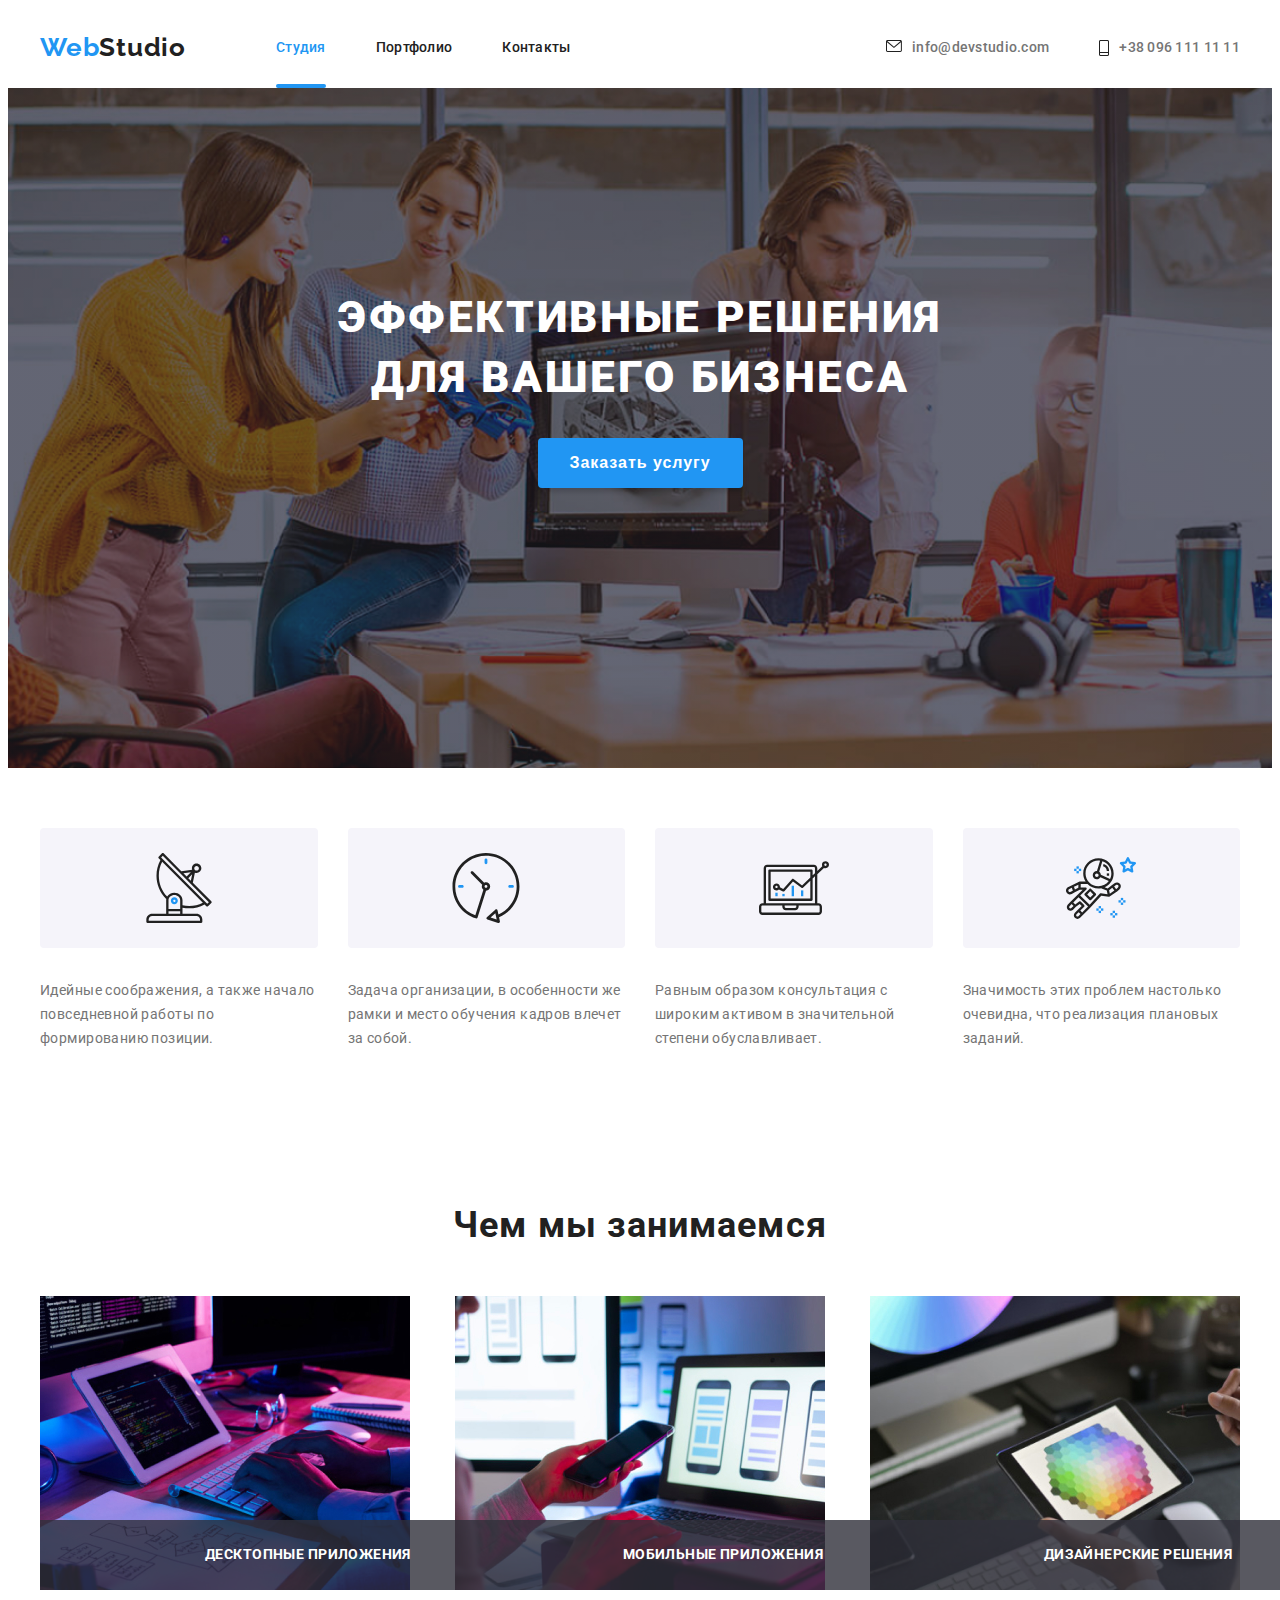
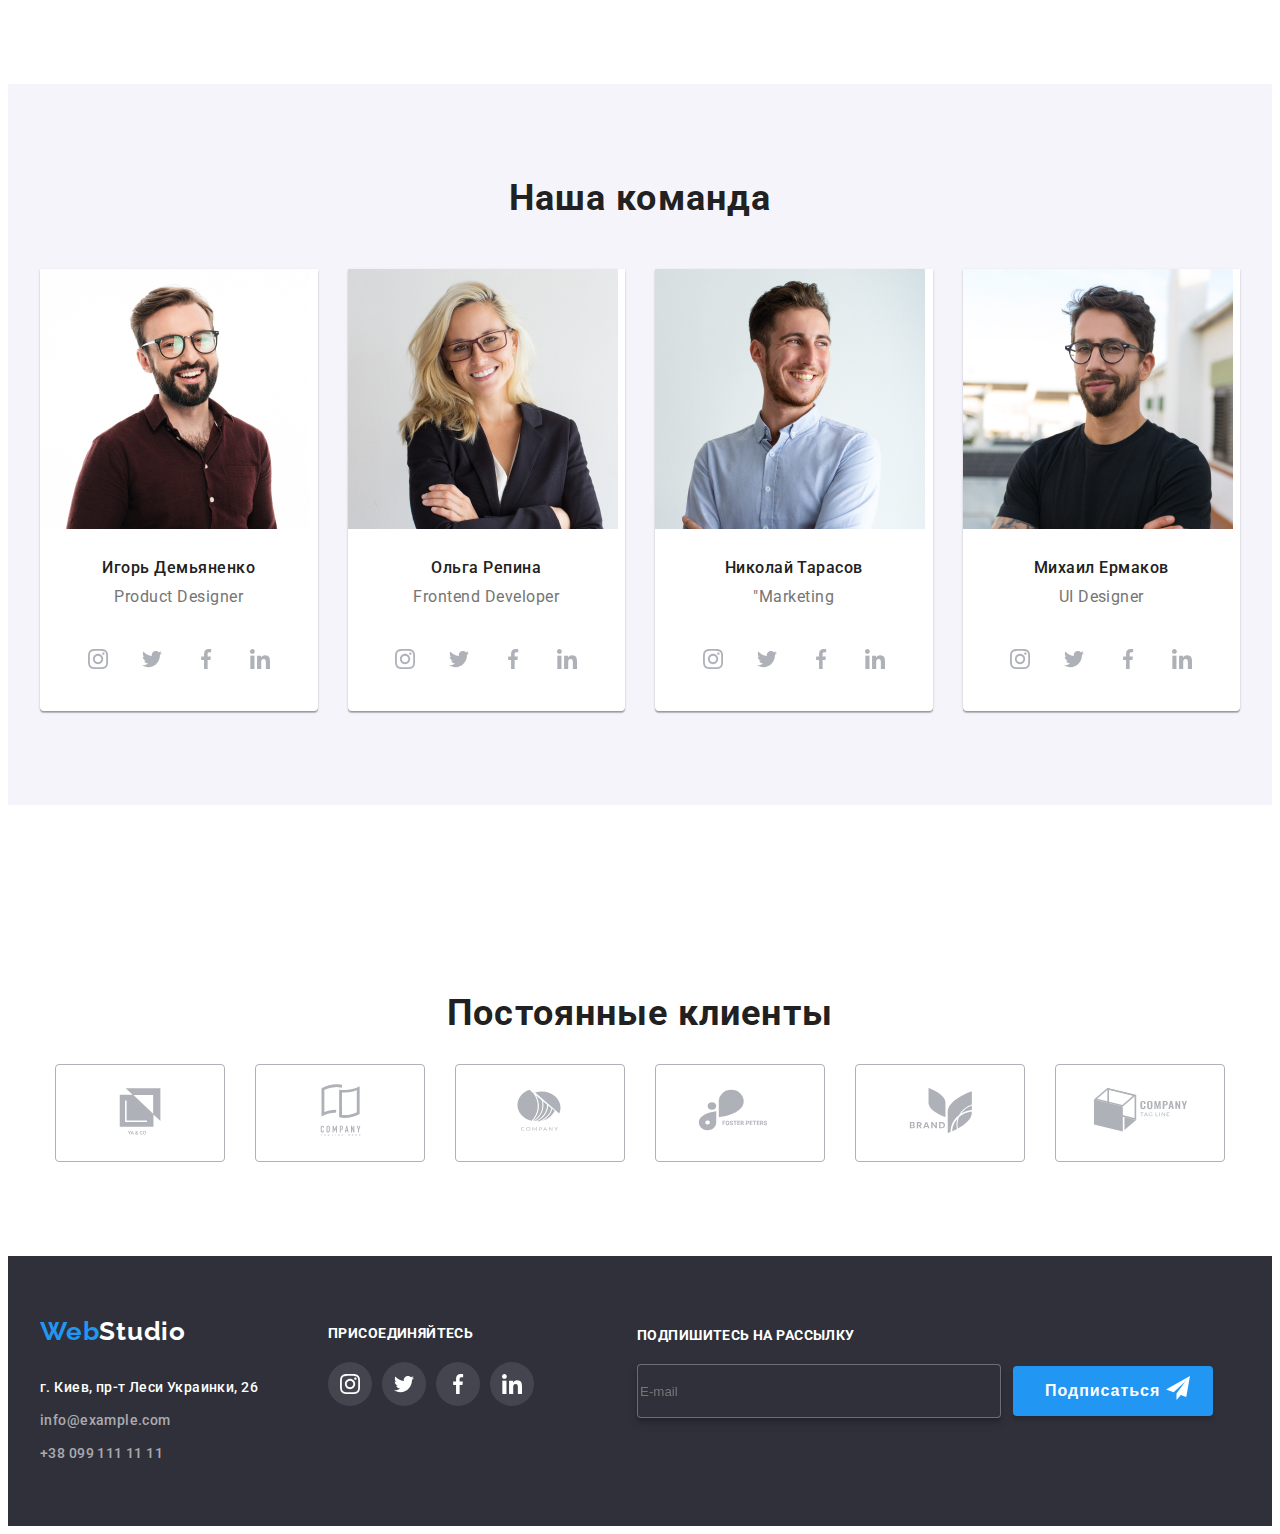
<file: index.html>
<!DOCTYPE html>
<html lang="ru">

<head>
  <meta charset="UTF-8" />
  <title>Document</title>
  <link rel="stylesheet" href="https://cdnjs.cloudflare.com/ajax/libs/modern-normalize/1.1.0/modern-normalize.min.css"
    integrity="sha512-wpPYUAdjBVSE4KJnH1VR1HeZfpl1ub8YT/NKx4PuQ5NmX2tKuGu6U/JRp5y+Y8XG2tV+wKQpNHVUX03MfMFn9Q=="
    crossorigin="anonymous" referrerpolicy="no-referrer" />
  <link href="https://fonts.googleapis.com/css2?family=Raleway:wght@700&family=Roboto:wght@400;500;700;900&display=swap"
    rel="stylesheet" />
  <link rel="stylesheet" href="https://cdnjs.cloudflare.com/ajax/libs/animate.css/4.1.1/animate.min.css" />
  <link rel="stylesheet" href="./css/styles.css" />
  <link rel="stylesheet" href="./css/main.css" />
  <meta name="viewport" content="width=device-width, initial-scale=1.0" />
</head>

<!---------------------ГОЛОВА------------------------->

<body>
  <header class="page-header">
    <div class="container main-nav">
      <nav class="logo">
        <a class="logo__header link" href="./index.html"><span class="logo__header-left">Web</span><span
            class="logo__header-right">Studio</span>
        </a>
        <ul class="site-nav list">
          <li class="site-nav__item"><a href="./index.html" class="site-nav__link link current">Студия</a></li>
          <li class="site-nav__item"><a href="./portfolio.html" class="site-nav__link link">Портфолио</a></li>
          <li class="site-nav__item"><a href="" class="site-nav__link link">Контакты</a></li>
        </ul>
      </nav>

      <ul class="site-nav__cont-nav list">
        <li class="cont-nav__item cont-nav__item--mail"><a href="mailto:info@devstudio.com" class="cont-nav__link link">
            <svg class="cont-nav__icon" width="16" height="12">
              <use href="./images/icons.svg#icon-envelope-hover">
              </use>
            </svg>info@devstudio.com</a></li>
        <li class="cont-nav__item cont-nav__item--tel"><a href="tel:+380961111111" class="cont-nav__link link">
            <svg class="cont-nav__icon" width="10" height="16">
              <use href="./images/icons.svg#icon-rel">
              </use>
            </svg>+38 096 111 11 11</a></li>
      </ul>

      <button type="button" class="open-menu-btn">
        <svg class="open-menu-btn__icon" width="40" height="40">
          <use href="./images/icons.svg#icon-menu">
          </use>
        </svg>
      </button>
    </div>

    <div class="mob-menu is-hidden">
      <div class="container">
        <div class="mob-menu-top">
          <button type="button" class="close-menu-btn">
            <svg class="close-menu-btn__icon" width="40" height="40">
              <use href="./images/icons.svg#icon-close">
              </use>
            </svg>
          </button>
          <ul class="mob-menu__list list">
            <li class="mob-menu__item"><a href="./index.html" class="mob-menu__link link current">Студия</a></li>
            <li class="mob-menu__item"><a href="./portfolio.html" class="mob-menu__link link">Портфолио</a></li>
            <li class="mob-menu__item"><a href="" class="mob-menu__link link">Контакты</a></li>
          </ul>
        </div>

        <div class="mob-menu-bottom">
          <ul class="mob-menu__cont list">
            <li class="mob-menu__item"><a href="tel:+380961111111" class="mob-menu__tel link">
                +38 096 111 11 11</a></li>
            <li class="mob-menu__item"><a href="mailto:info@devstudio.com" class="mob-menu__mail link">
                info@devstudio.com</a></li </ul>
            <ul class="mob-menu-soc list">
              <li class="mob-menu-soc__item"><a href="" class="mob-menu-soc__link link">
                  Instagram</a></li>
              <li class="mob-menu-soc__item"><a href="" class="mob-menu-soc__link link">
                  Twitter</a></li>
              <li class="mob-menu-soc__item"><a href="" class="mob-menu-soc__link link">
                  Facebook</a></li>
              <li class="mob-menu-soc__item"><a href="" class="mob-menu-soc__link link">
                  LinkedIn</a></li>
            </ul>
        </div>
      </div>
    </div>
  </header>

  <!------------------ХИРО с кнопокой---------------------->

  <main>
    <section class="hero">
      <div class="container">

        <h1 class="hero__title">
          Эффективные решения <br />
          для вашего бизнеса
        </h1>
        <button class="hero__btn" type="button" data-modal-open>Заказать услугу</button>
      </div>
    </section>

    <!------------------НАШИ ПРЕИМУЩЕСТВА------------>

    <section class="benefits">
      <div class="container">
        <h2 class="benefits__title">Наши преимущества</h2>
        <ul class="list benefits__list">
          <li class="benefits__item">
            <div class="benefits__text-icon">
              <svg class="benefits-icon" width="70" height="70">
                <use href="./images/icons.svg#icon-antenna1"></use>
              </svg>
            </div>
            <h3 class="benefits__title">Внимание к деталям</h3>
            <p class="benefits__text">
              Идейные соображения, а также начало повседневной работы по
              формированию позиции.
            </p>
          </li>
          <li class="benefits__item">
            <div class="benefits__text-icon">
              <svg class="benefits__icon" width="70" height="70">
                <use href="./images/icons.svg#icon-clock"></use>
              </svg>
            </div>
            <h3 class="benefits__title">Пунктуальность</h3>
            <p class="benefits__text">
              Задача организации, в особенности же рамки и место обучения
              кадров влечет за собой.
            </p>
          </li>
          <li class="benefits__item">
            <div class="benefits__text-icon">
              <svg class="benefits-icon" width="70" height="70">
                <use href="./images/icons.svg#icon-diagram1"></use>
              </svg>
            </div>
            <h3 class="benefits__title">Планирование</h3>
            <p class="benefits__text">
              Равным образом консультация с широким активом в значительной
              степени обуславливает.
            </p>
          </li>
          <li class="benefits__item">
            <div class="benefits__text-icon">
              <svg class="benefits__icon" width="70" height="70">
                <use href="./images/icons.svg#icon-astronaut1"></use>
              </svg>
            </div>
            <h3 class="benefits__title">Современные технологии</h3>
            <p class="benefits__text">
              Значимость этих проблем настолько очевидна, что реализация
              плановых заданий.
            </p>
          </li>
        </ul>
      </div>
    </section>

    <!--------------ЧЕМ МЫ ЗАНИМАЕМСЯ------------->

    <section class="subject">
      <div class="container">
        <h2 class="subject__title">Чем мы занимаемся</h2>
        <li class="list subject__works">
          <div class="subject__wrapp">
            <img src="./images/img.jpg" alt="work work at destop" width="370" height="294" />
            <p class="subject__work-text">
              Десктопные приложения
            </p>
          </div>
          <div class="subject__wrapp">
            <img src="./images/img(1).jpg" alt="work at laptop" width="370" height="294" />
            <p class="subject__work-text">
              Мобильные приложения
            </p>
          </div>
          <div class="subject__wrapp">
            <img src="./images/img(2).jpg" alt="work at tablet" width="370" height="294" />
            <p class="subject__work-text">
              Дизайнерские решения
            </p>
          </div>
        </li>
      </div>
    </section>

    <!-------------------Команда-------------->

    <section class="command">
      <div class="container">
        <h2 class="command__title">Наша команда</h2>
        <ul class="list command-list">
          <li class="command-list__item">
            <picture>
              <source srcset="
            ./images/comand/desk/comand.jpg 1x,
            ./images/comand/desk/comand-2x.jpg2x
            " media="(min-width: 1200px)">
              <source srcset="
            ./images/comand/tabl//comand-tabl.jpg 1x,
            ./images/comand//tabl/comand-tabl-2x.jpg2x
            " media="(min-width: 768px)">
              <source srcset="
            ./images/comand/mob/comand-mob.jpg 1x,
            ./images/comand/mob/comand-mob-2x.jpg2x
            " media="(min-width: 320px)">
              <img src="./images/1.jpg" alt="Igor Demiyanenko" />
            </picture>
            <h3 class="command-list__name">Игорь Демьяненко</h3>
            <p class="command-list__text">Product Designer</p>
            <ul class="comand-social__list list">
              <li class="comand-social__item">
                <a href="https://www.instagram.com" target="_blank" class="comand-social__link">
                  <svg class="comand-social__icon" width="20" height="20">
                    <use href="./images/icons.svg#icon-instagram"></use>
                  </svg>
                </a>
              </li>
              <li class="comand-social__item">
                <a href="https://twitter.com" target="_blank" class="comand-social__link">
                  <svg class="comand-social__icon" width="20" height="20">
                    <use href="./images/icons.svg#icon-twitter"></use>
                  </svg>
                </a>
              </li>
              <li class="comand-social__item">
                <a href="https://facebook.com" target="_blank" class="comand-social__link"><svg
                    class="comand-social__icon" width="20" height="20">
                    <use href="./images/icons.svg#icon-facebook"></use>
                  </svg>
                </a>
              </li>
              <li class="comand-social__item">
                <a href="https://linkedin.com" target="_blank" class="comand-social__link"><svg
                    class="comand-social__icon" width="20" height="20">
                    <use href="./images/icons.svg#icon-linkedin"></use>
                  </svg>
                </a>
              </li>
            </ul>
          </li>
          <li class="command-list__item">
            <picture>
              <source srcset="
              ./images/comand/desk/comand1.jpg 1x,
              ./images/comand/desk/comand1-2x.jpg2x
              " media="(min-width: 1200px)">
              <source srcset="
              ./images/comand/tabl//comand1-tabl.jpg 1x,
              ./images/comand//tabl/comand1-tabl-2x.jpg2x
              " media="(min-width: 768px)">
              <source srcset="
              ./images/comand/mob/comand1-mob.jpg 1x,
              ./images/comand/mob/comand1-mob-2x.jpg2x
              " media="(min-width: 320px)">
              <img src="./images/2.jpg" alt="Olga Repina" />
            </picture>
            <h3 class="command-list__name">Ольга Репина</h3>
            <p class="command-list__text">Frontend Developer</p>
            <ul class="comand-social__list list">
              <li class="comand-social__item">
                <a href="https://www.instagram.com" target="_blank" class="comand-social__link">
                  <svg class="comand-social__icon" width="20" height="20">
                    <use href="./images/icons.svg#icon-instagram"></use>
                  </svg>
                </a>
              </li>
              <li class="comand-social__item">
                <a href="https://twitter.com" target="_blank" class="comand-social__link">
                  <svg class="comand-social__icon" width="20" height="20">
                    <use href="./images/icons.svg#icon-twitter"></use>
                  </svg>
                </a>
              </li>
              <li class="comand-social__item">
                <a href="https://facebook.com" target="_blank" class="comand-social__link"><svg
                    class="comand-social__icon" width="20" height="20">
                    <use href="./images/icons.svg#icon-facebook"></use>
                  </svg>
                </a>
              </li>
              <li class="comand-social__item">
                <a href="https://linkedin.com" target="_blank" class="comand-social__link"><svg
                    class="comand-social__icon" width="20" height="20">
                    <use href="./images/icons.svg#icon-linkedin"></use>
                  </svg>
                </a>
              </li>
            </ul>
          </li>
          <li class="command-list__item">
            <picture>
              <source srcset="
              ./images/comand/desk/comand2.jpg 1x,
              ./images/comand/desk/comand2-2x.jpg2x
              " media="(min-width: 1200px)">
              <source srcset="
              ./images/comand/tabl//comand2-tabl.jpg 1x,
              ./images/comand//tabl/comand2-tabl-2x.jpg2x
              " media="(min-width: 768px)">
              <source srcset="
              ./images/comand/mob/comand2-mob.jpg 1x,
              ./images/comand/mob/comand2-mob-2x.jpg2x
              " media="(min-width: 320px)">
              <img src="./images/3.jpg" alt="Nikolay Tarasov" />
            </picture>
            <h3 class="command-list__name">Николай Тарасов</h3>
            <p class="command-list__text">"Marketing</p>
            <ul class="comand-social__list list">
              <li class="comand-social__item">
                <a href="https://www.instagram.com" target="_blank" class="comand-social__link">
                  <svg class="comand-social__icon" width="20" height="20">
                    <use href="./images/icons.svg#icon-instagram"></use>
                  </svg>
                </a>
              </li>
              <li class="comand-social__item">
                <a href="https://twitter.com" target="_blank" class="comand-social__link">
                  <svg class="comand-social__icon" width="20" height="20">
                    <use href="./images/icons.svg#icon-twitter"></use>
                  </svg>
                </a>
              </li>
              <li class="comand-social__item">
                <a href="https://facebook.com" target="_blank" class="comand-social__link"><svg
                    class="comand-social__icon" width="20" height="20">
                    <use href="./images/icons.svg#icon-facebook"></use>
                  </svg>
                </a>
              </li>
              <li class="comand-social__item">
                <a href="https://linkedin.com" target="_blank" class="comand-social__link"><svg
                    class="comand-social__icon" width="20" height="20">
                    <use href="./images/icons.svg#icon-linkedin"></use>
                  </svg>
                </a>
              </li>
            </ul>
          </li>
          <li class="command-list__item">
            <picture>
              <source srcset="
              ./images/comand/desk/comand3.jpg 1x,
              ./images/comand/desk/comand3-2x.jpg2x
              " media="(min-width: 1200px)">
              <source srcset="
              ./images/comand/tabl//comand3-tabl.jpg 1x,
              ./images/comand//tabl/comand3-tabl-2x.jpg2x
              " media="(min-width: 768px)">
              <source srcset="
              ./images/comand/mob/comand3-mob.jpg 1x,
              ./images/comand/mob/comand3-mob-2x.jpg2x
              " media="(min-width: 320px)">
              <img src="./images/4.jpg" alt="Mihayl Ermakov" />
            </picture>
            <h3 class="command-list__name">Михаил Ермаков</h3>
            <p class="command-list__text">UI Designer</p>
            <ul class="comand-social__list list">
              <li class="comand-social__item">
                <a href="https://www.instagram.com" target="_blank" class="comand-social__link">
                  <svg class="comand-social__icon" width="20" height="20">
                    <use href="./images/icons.svg#icon-instagram"></use>
                  </svg>
                </a>
              </li>
              <li class="comand-social__item">
                <a href="https://twitter.com" target="_blank" class="comand-social__link">
                  <svg class="comand-social__icon" width="20" height="20">
                    <use href="./images/icons.svg#icon-twitter"></use>
                  </svg>
                </a>
              </li>
              <li class="comand-social__item">
                <a href="https://facebook.com" target="_blank" class="comand-social__link">
                  <svg class="comand-social__icon" width="20" height="20">
                    <use href="./images/icons.svg#icon-facebook"></use>
                  </svg>
                </a>
              </li>
              <li class="comand-social__item">
                <a href="https://linkedin.com" target="_blank" class="comand-social__link"><svg
                    class="comand-social__icon" width="20" height="20">
                    <use href="./images/icons.svg#icon-linkedin"></use>
                  </svg>
                </a>
              </li>
            </ul>
          </li>
        </ul>
      </div>
    </section>

    <!--------------------------Клиенты---------------------->

    <section class="clients">
      <div class="container">
        <h2 class="clients__heading">Постоянные клиенты</h2>
        <ul class="clients__list list">
          <li class="clients__item">
            <a class="clients__link" href="">
              <svg class="clients__icon" width="106" height="60">
                <use href="./images/icons.svg#icon-Logo"></use>
              </svg>
            </a>
          </li>
          <li class="clients__item">
            <a class="clients__link" href="">
              <svg class="clients__icon" width="106" height="60">
                <use href="./images/icons.svg#icon-Logo1"></use>
              </svg>
            </a>
          </li>
          <li class="clients__item">
            <a class="clients__link" href="">
              <svg class="clients__icon" width="106" height="60">
                <use href="./images/icons.svg#icon-Logo2"></use>
              </svg>
            </a>
          </li>
          <li class="clients__item">
            <a class="clients__link" href="">
              <svg class="clients__icon" width="106" height="60">
                <use href="./images/icons.svg#icon-Logo3"></use>
              </svg>
            </a>
          </li>
          <li class="clients__item">
            <a class="clients__link" href="">
              <svg class="clients__icon" width="106" height="60">
                <use href="./images/icons.svg#icon-Logo4"></use>
              </svg>
            </a>
          </li>
          <li class="clients__item">
            <a class="clients__link" href="">
              <svg class="clients__icon" width="106" height="60">
                <use href="./images/icons.svg#icon-Logo5"></use>
              </svg>
            </a>
          </li>
        </ul>
      </div>
    </section>
  </main>


  <!----------------------------Футер-------------------------->

  <footer class="footer">
    <div class="container network-wrapper">
      <div class="footer__network-left">
        <a class="logo__footer link" href="./index.html"><span class="logo__footer-left">Web</span><span
            class="logo__footer-right">Studio</span>
        </a>
        <ul class="footer__list list">
          <li class="footer__li">
            <a class="footer__link link" target="_blank" href="https://goo.gl/maps/3EM8mt6BHz2Kh24a8">
              г. Киев, пр-т Леси Украинки, 26</a>
          </li>
          <li class="footer__li">
            <a class="footer__mail link" href="mailto:info@example.com">info@example.com</a>
          </li>
          <li class="footer__li">
            <a class="footer__tel link" href="tel:+38 099 111 11 11">+38 099 111 11 11</a>
          </li>
        </ul>
      </div>

      <div class="network">
        <h3 class="footer__heading">присоединяйтесь</h3>
        <ul class="footer__network list">
          <li class="footer__item">
            <a href="https://facebook.com" target="_blank" class="footer__network-link">
              <svg class="footer__icon" width="20" height="20">
                <use href="./images/icons.svg#icon-instagram"></use>
              </svg>
            </a>
          </li>
          <li class="footer__item">
            <a href="https://facebook.com" target="_blank" class="footer__network-link">
              <svg class="footer__icon" width="20" height="20">
                <use href="./images/icons.svg#icon-twitter"></use>
              </svg>
            </a>
          </li>
          <li class="footer__item">
            <a href="https://facebook.com" target="_blank" class="footer__network-link">
              <svg class="footer__icon" width="20" height="20">
                <use href="./images/icons.svg#icon-facebook"></use>
              </svg>
            </a>
          </li>
          <li class="footer__item">
            <a href="https://facebook.com" target="_blank" class="footer__network-link">
              <svg class="footer__icon" width="20" height="20">
                <use href="./images/icons.svg#icon-linkedin"></use>
              </svg>
            </a>
          </li>
        </ul>
      </div>
      <div class="footer__sub">
        <H3 class="footer__sub-text"> Подпишитесь на рассылку</H3>
        <div class="footer__btn">
          <input type="text" class="footer__sub-input" placeholder="E-mail">

          <button type="button" class="footer__sub-btn"> Подписаться <svg class="footer__sub-icon" width="24"
              height="24">
              <use href="./images/icons.svg#icon-telegram"></use>
            </svg>
          </button>
        </div>
      </div>
    </div>

  </footer>

  <!-------------------------Модалка------------------------->


  <div class="backdrop is-hidden" data-modal>
    <div class="modal">
      <button type="button" class="modal-close" data-modal-close>

        <svg class="modal-close-icon" with="18" height="18">
          <use href="./images/icons.svg#icon-close"></use>
        </svg>

      </button>

      <p class="modal-title">Оставьте свои данные, мы вам перезвоним

      </p>
      <form action="#" class="modal-form">


        <div class="modal-field">
          <label class="modal-label" for="user-name">Имя</label>
          <div class="input-wrap">
            <input type="text" id="user-name" name="user-name" class="modal-form-input" required />
            <svg class="input-svg" width="18" height="18">
              <use href="./images/icons.svg#icon-person-black">
              </use>
            </svg>
          </div>
        </div>
        <div class="modal-field">
          <label class="modal-label" for="user-tel">Телефон
          </label>
          <div class="input-wrap">
            <input type="tel" id="user-tel" name="user-tel" class="modal-form-input" required />
            <svg class="input-svg" width="18" height="18">
              <use href="./images/icons.svg#icon-phone-black">
              </use>
            </svg>
          </div>
        </div>
        <div class="modal-field">
          <label class="modal-label" for="user-email">Почта</label>
          <div class="input-wrap">
            <input type="email" id="user-email" name="user-email" class="modal-form-input" required />
            <svg class="input-svg" width="18" height="18">
              <use href="./images/icons.svg#icon-email-black">
              </use>
            </svg>
          </div>
        </div>
        <div class="modal-field">
          <label class="modal-label" for="user-text">Комментарий</label>
          <textarea class="modal-form-text" id="user-text" name="user-text" id="user-text"
            placeholder="Введите текст"></textarea>
        </div>
        <div class="check-field">
          <input type="checkbox" name="policy" id="policy" class="modal-check is-hidden" />
          <label class="check-text" for="policy">
            <span class="check-item">
              <svg class="check-svg" width="11" height="8">
                <use href="./images/icons.svg#icon-check">
                </use>
              </svg>
            </span>
            Соглашаюсь с рассылкой и принимаю<a class="check-link" href="#"> Условия договора</a></label>

        </div>
        <button type="submit" class="hero__btn modal-btn">Отправить</button>
      </form>
    </div>
    <script src="./js/modal.js"></script>
    <script src="./js/menu.js"></script>
</body>

</html>
</file>
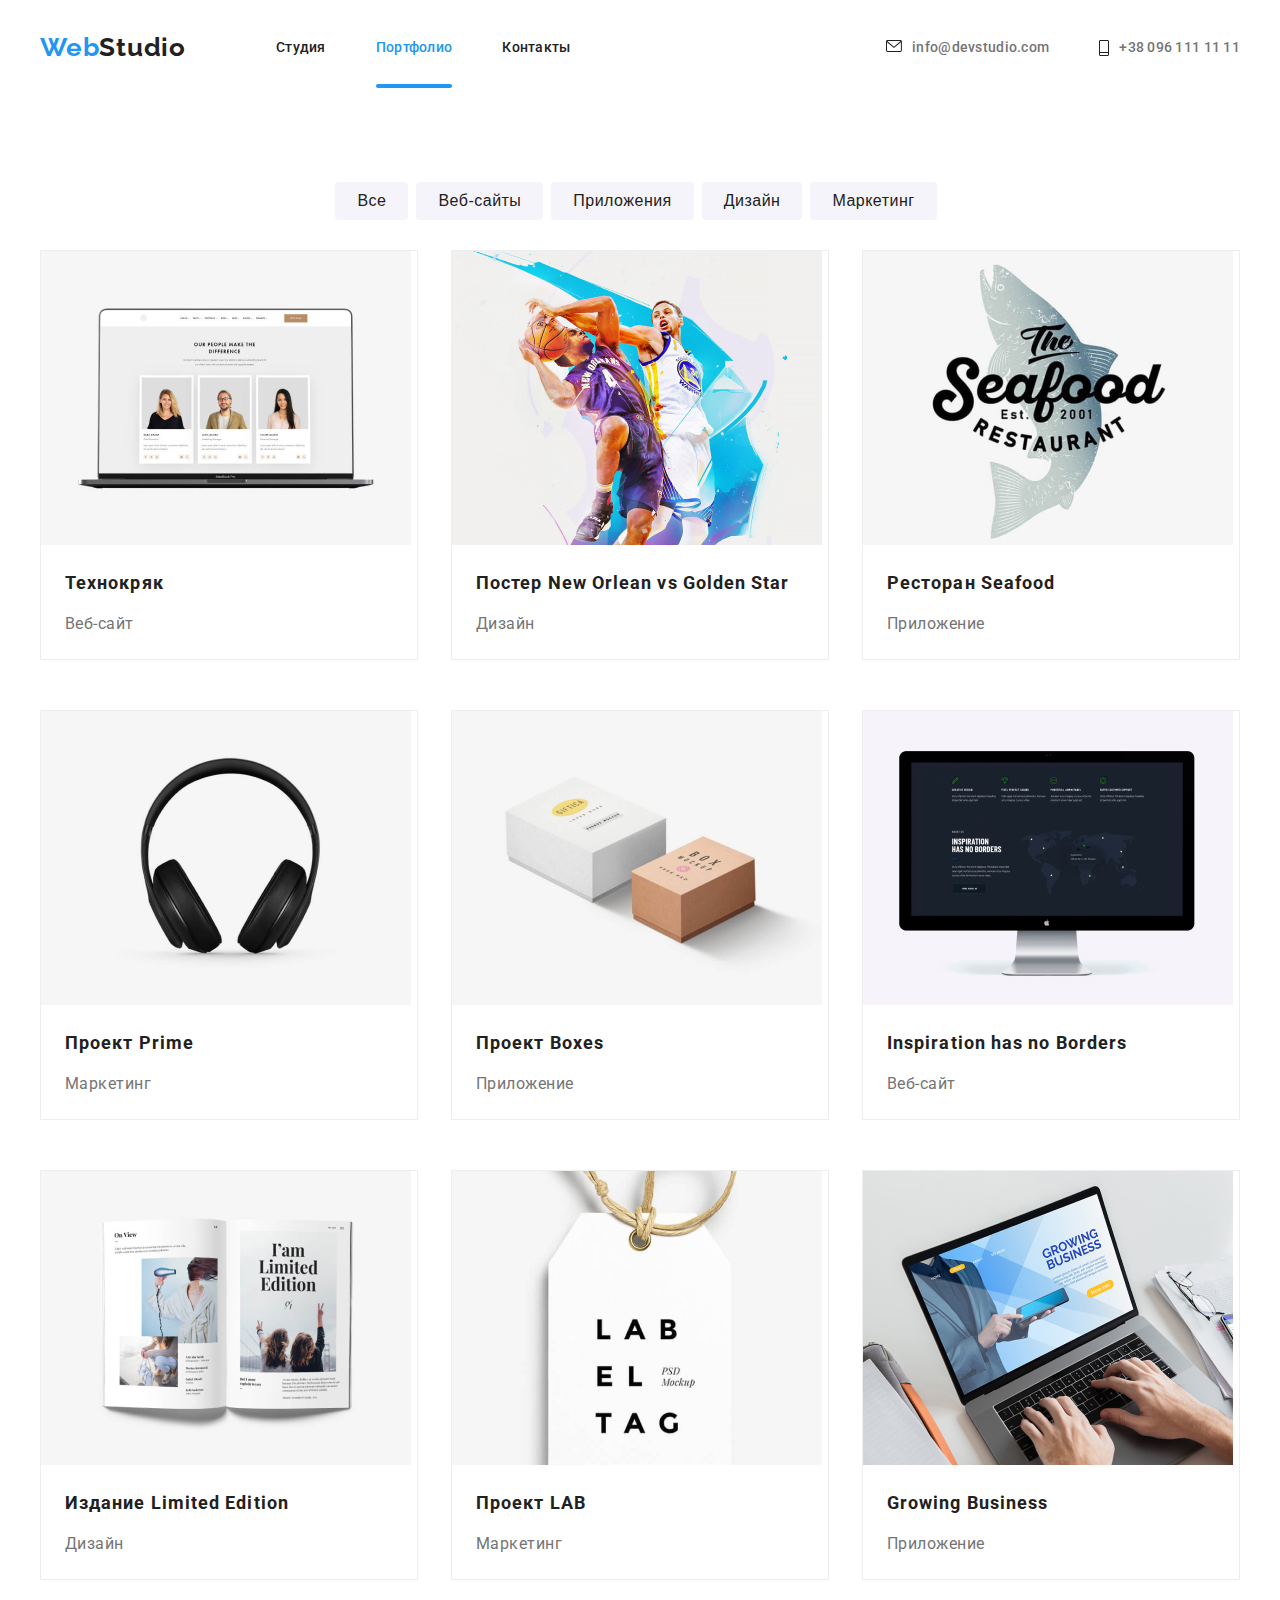
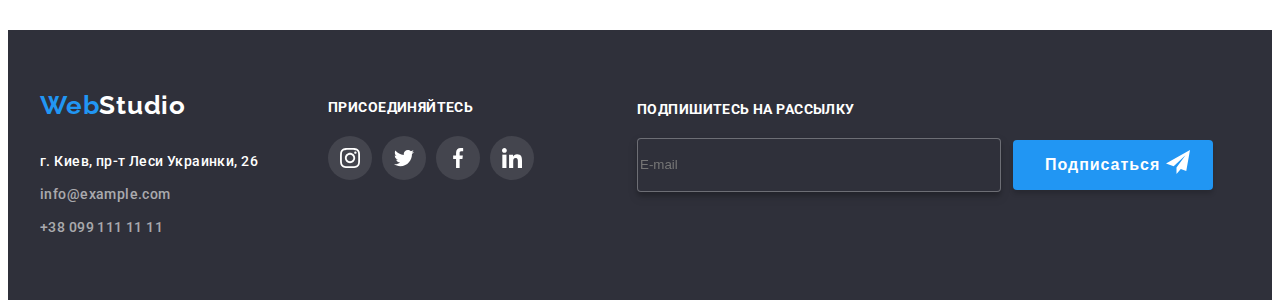
<file: portfolio.html>
<!DOCTYPE html>
<html lang="ru">

<head>
  <meta charset="UTF-8" />
  <title>Document</title>
  <link rel="stylesheet" href="https://cdnjs.cloudflare.com/ajax/libs/modern-normalize/1.1.0/modern-normalize.min.css"
    integrity="sha512-wpPYUAdjBVSE4KJnH1VR1HeZfpl1ub8YT/NKx4PuQ5NmX2tKuGu6U/JRp5y+Y8XG2tV+wKQpNHVUX03MfMFn9Q=="
    crossorigin="anonymous" referrerpolicy="no-referrer" />
  <link href="https://fonts.googleapis.com/css2?family=Raleway:wght@700&family=Roboto:wght@400;500;700;900&display=swap"
    rel="stylesheet" />
  <link rel="stylesheet" href="./css/styles.css" />
  <link rel="stylesheet" href="./css/main.css" />
  <meta name="viewport" content="width=device-width, initial-scale=1.0" />
</head>

<!---------------------ГОЛОВА------------------------->

<body>
  <header class="page-header">
    <div class="container main-nav">
      <nav class="logo">
        <a class="logo__header link" href="./index.html"><span class="logo__header-left">Web</span><span
            class="logo__header-right">Studio</span>
        </a>
        <ul class="site-nav list">
          <li class="site-nav__item"><a href="./index.html" class="site-nav__link link ">Студия</a></li>
          <li class="site-nav__item"><a href="./portfolio.html" class="site-nav__link link current">Портфолио</a></li>
          <li class="site-nav__item"><a href="" class="site-nav__link link">Контакты</a></li>
        </ul>
      </nav>

      <ul class="site-nav__cont-nav list">
        <li class="cont-nav__item cont-nav__item--mail"><a href="mailto:info@devstudio.com" class="cont-nav__link link">
            <svg class="cont-nav__icon" width="16" height="12">
              <use href="./images/icons.svg#icon-envelope-hover">
              </use>
            </svg>info@devstudio.com</a></li>
        <li class="cont-nav__item cont-nav__item--tel"><a href="tel:+380961111111" class="cont-nav__link link">
            <svg class="cont-nav__icon" width="10" height="16">
              <use href="./images/icons.svg#icon-rel">
              </use>
            </svg>+38 096 111 11 11</a></li>
      </ul>

      <button type="button" class="open-menu-btn">
        <svg class="open-menu-btn__icon" width="40" height="40">
          <use href="./images/icons.svg#icon-menu">
          </use>
        </svg>
      </button>
    </div>

    <div class="mob-menu is-hidden">
      <div class="container">
        <div class="mob-menu-top">
          <button type="button" class="close-menu-btn">
            <svg class="close-menu-btn__icon" width="40" height="40">
              <use href="./images/icons.svg#icon-close">
              </use>
            </svg>
          </button>
          <ul class="mob-menu__list list">
            <li class="mob-menu__item"><a href="./index.html" class="mob-menu__link link current">Студия</a></li>
            <li class="mob-menu__item"><a href="./portfolio.html" class="mob-menu__link link">Портфолио</a></li>
            <li class="mob-menu__item"><a href="" class="mob-menu__link link">Контакты</a></li>
          </ul>
        </div>

        <div class="mob-menu-bottom">
          <ul class="mob-menu__cont list">
            <li class="mob-menu__item"><a href="tel:+380961111111" class="mob-menu__tel link">
                +38 096 111 11 11</a></li>
            <li class="mob-menu__item"><a href="mailto:info@devstudio.com" class="mob-menu__mail link">
                info@devstudio.com</a></li </ul>
            <ul class="mob-menu-soc list">
              <li class="mob-menu-soc__item"><a href="" class="mob-menu-soc__link link">
                  Instagram</a></li>
              <li class="mob-menu-soc__item"><a href="" class="mob-menu-soc__link link">
                  Twitter</a></li>
              <li class="mob-menu-soc__item"><a href="" class="mob-menu-soc__link link">
                  Facebook</a></li>
              <li class="mob-menu-soc__item"><a href="" class="mob-menu-soc__link link">
                  LinkedIn</a></li>
            </ul>
        </div>
      </div>
    </div>
  </header>

  <!---------------------------КНОПКИ--------------------->


  <main>
    <section class="examples">
      <div class="container">
        <h1 class="examples__title">Нашы работы</h1>
        <div class="examples__btn">
          <button class="examples__button" type="button">Все</button>
          <button class="examples__button" type="button">Веб-сайты</button>
          <button class="examples__button" type="button">Приложения</button>
          <button class="examples__button" type="button">Дизайн</button>
          <button class="examples__button" type="button">Маркетинг</button>
        </div>
      </div>
    </section>

    <!--------------------ПРИМЕРЫ------------------------------>

    <div class="container">
      <ul class="list list-examples">
        <Li class="list-examples__list-item list-item">
          <div class="list-item__wrap">
            <a class="list-item__link link" href="./portfolio.html">
              <picture>
                <source srcset="
              ./images/portfolio/desk/img0.jpg 1x,
              ./images/portfolio/desk/img0-2x.jpg2x
              " media="(min-width: 1200px)">
                <source srcset="
              ./images/portfolio/tabl/img0.jpg 1x,
              ./images/portfolio/tabl/img0-2x.jpg2x
              " media="(min-width: 768px)">
                <source srcset="
              ./images/portfolio/mob/img0.jpg 1x,
              ./images/portfolio/mob/img0-2x.jpg2x
              " media="(min-width: 320px)">
                <img src="./images/port1.jpg" alt="ноутбук">
              </picture>
              <p class="list-item__top-text">
                Технокряк это современная площадка распространения коронавируса. Компании используют эту платформу для
                цифрового
                шпионажа и атак на защищённые сервера конкурентов.
              </p>
          </div>
          <h2 class="list-item__title">Технокряк</h2>
          <p class="list-item__text">Веб-сайт</p>
          </a>
        </Li>
        <Li class="list-examples__list-item list-item">
          <div class="list-item__wrap">
            <a class="list-item__link link" href="./portfolio.html">
              <picture>
                <source srcset="
              ./images/portfolio/desk/img.jpg 1x,
              ./images/portfolio/desk/img-2x.jpg2x
              " media="(min-width: 1200px)">
                <source srcset="
              ./images/portfolio/tabl/img.jpg 1x,
              ./images/portfolio/tabl/img-2x.jpg2x
              " media="(min-width: 768px)">
                <source srcset="
              ./images/portfolio/mob/img.jpg 1x,
              ./images/portfolio/mob/img-2x.jpg2x
              " media="(min-width: 320px)">
                <img src="./images/port2.jpg" alt="баскедболист">
              </picture>
              <p class="list-item__top-text">

              </p>
          </div>
          <h2 class="list-item__title">Постер New Orlean vs Golden Star</h2>
          <p class="list-item__text">Дизайн</p>
          </a>
        </Li>
        <Li class="list-examples__list-item list-item">
          <div class="list-item__wrap">
            <a class="list-item__link link" href="./portfolio.html">
              <picture>
                <source srcset="
              ./images/portfolio/desk/img1.jpg 1x,
              ./images/portfolio/desk/img1-2x.jpg2x
              " media="(min-width: 1200px)">
                <source srcset="
              ./images/portfolio/tabl/img1.jpg 1x,
              ./images/portfolio/tabl/img1-2x.jpg2x
              " media="(min-width: 768px)">
                <source srcset="
              ./images/portfolio/mob/img1.jpg 1x,
              ./images/portfolio/mob/img1-2x.jpg2x
              " media="(min-width: 320px)">
                <img src="./images/port3.jpg" alt="">
              </picture>
              <p class="list-item__top-text">

              </p>
          </div>
          <h2 class="list-item__title">Ресторан Seafood</h2>
          <p class="list-item__text">Приложение</p>
          </a>
        </Li>
        <Li class="list-examples__list-item list-item">
          <div class="list-item__wrap">
            <a class="list-item__link link" href="./portfolio.html">
              <picture>
                <source srcset="
              ./images/portfolio/desk/img2.jpg 1x,
              ./images/portfolio/desk/img2-2x.jpg2x
              " media="(min-width: 1200px)">
                <source srcset="
              ./images/portfolio/tabl/img2.jpg 1x,
              ./images/portfolio/tabl/img2-2x.jpg2x
              " media="(min-width: 768px)">
                <source srcset="
              ./images/portfolio/mob/img2.jpg 1x,
              ./images/portfolio/mob/img2-2x.jpg2x
              " media="(min-width: 320px)">
                <img src="./images/port4.jpg" alt="наушнки">
              </picture>
              <p class="list-item__top-text">

              </p>
          </div>
          <h2 class="list-item__title">Проект Prime</h2>
          <p class="list-item__text">Маркетинг</p>
          </a>
        </Li>
        <Li class="list-examples__list-item list-item">
          <div class="list-item__wrap">
            <a class="list-item__link link" href="./portfolio.html">
              <picture>
                <source srcset="
              ./images/portfolio/desk/img3.jpg 1x,
              ./images/portfolio/desk/img3-2x.jpg2x
              " media="(min-width: 1200px)">
                <source srcset="
              ./images/portfolio/tabl/img3.jpg 1x,
              ./images/portfolio/tabl/img3-2x.jpg2x
              " media="(min-width: 768px)">
                <source srcset="
              ./images/portfolio/mob/img3.jpg 1x,
              ./images/portfolio/mob/img3-2x.jpg2x
              " media="(min-width: 320px)">
                <img src="./images/port5.jpg" alt="Коробки">
              </picture>
              <p class="list-item__top-text">

              </p>
          </div>
          <h2 class="list-item__title">Проект Boxes</h2>
          <p class="list-item__text">Приложение</p>
          </a>
        </Li>
        <Li class="list-examples__list-item list-item">
          <div class="list-item__wrap">
            <a class="list-item__link link" href="./portfolio.html">
              <picture>
                <source srcset="
              ./images/portfolio/desk/img4.jpg 1x,
              ./images/portfolio/desk/img4-2x.jpg2x
              " media="(min-width: 1200px)">
                <source srcset="
              ./images/portfolio/tabl/img4.jpg 1x,
              ./images/portfolio/tabl/img4-2x.jpg2x
              " media="(min-width: 768px)">
                <source srcset="
              ./images/portfolio/mob/img4.jpg 1x,
              ./images/portfolio/mob/img4-2x.jpg2x
              " media="(min-width: 320px)">
                <img src="./images/port6.jpg" alt="монитор">
              </picture>
              <p class="list-item__top-text">

              </p>
          </div>
          <h2 class="list-item__title">Inspiration has no Borders</h2>
          <p class="list-item__text">Веб-сайт</p>
          </a>
        </Li>
        <Li class="list-examples__list-item list-item">
          <div class="list-item__wrap">
            <a class="list-item__link link" href="./portfolio.html">
              <picture>
                <source srcset="
              ./images/portfolio/desk/img5.jpg 1x,
              ./images/portfolio/desk/img5-2x.jpg2x
              " media="(min-width: 1200px)">
                <source srcset="
              ./images/portfolio/tabl/img5.jpg 1x,
              ./images/portfolio/tabl/img5-2x.jpg2x
              " media="(min-width: 768px)">
                <source srcset="
              ./images/portfolio/mob/img5.jpg 1x,
              ./images/portfolio/mob/img5-2x.jpg2x
              " media="(min-width: 320px)">
                <img src="./images/port7.jpg" alt="книга">
              </picture>
              <p class="list-item__top-text">

              </p>
          </div>
          <h2 class="list-item__title">Издание Limited Edition</h2>
          <p class="list-item__text">Дизайн</p>
          </a>
        </Li>
        <Li class="list-examples__list-item list-item">
          <div class="list-item__wrap">
            <a class="list-item__link link" href="./portfolio.html">
              <picture>
                <source srcset="
              ./images/portfolio/desk/img6.jpg 1x,
              ./images/portfolio/desk/img6-2x.jpg2x
              " media="(min-width: 1200px)">
                <source srcset="
              ./images/portfolio/tabl/img6.jpg 1x,
              ./images/portfolio/tabl/img6-2x.jpg2x
              " media="(min-width: 768px)">
                <source srcset="
              ./images/portfolio/mob/img6.jpg 1x,
              ./images/portfolio/mob/img6-2x.jpg2x
              " media="(min-width: 320px)">
                <img src="./images/port8.jpg" alt="бирка">
              </picture>
              <p class="list-item__top-text">

              </p>
          </div>
          <h2 class="list-item__title">Проект LAB</h2>
          <p class="list-item__text">Маркетинг</p>
          </a>
        </Li>
        <Li class="list-examples__list-item list-item">
          <div class="list-item__wrap">
            <a class="list-item__link link" href="./portfolio.html">
              <picture>
                <source srcset="
              ./images/portfolio/desk/img7.jpg 1x,
              ./images/portfolio/desk/img7-2x.jpg2x
              " media="(min-width: 1200px)">
                <source srcset="
              ./images/portfolio/tabl/img7.jpg 1x,
              ./images/portfolio/tabl/img7-2x.jpg2x
              " media="(min-width: 768px)">
                <source srcset="
              ./images/portfolio/mob/img7.jpg 1x,
              ./images/portfolio/mob/img7-2x.jpg2x
              " media="(min-width: 320px)">
                <img src="./images/port9.jpg" alt="ноутбук">
              </picture>
              <p class="list-item__top-text">

              </p>
          </div>
          <span>
            <h2 class="list-item__title" lang="en"> Growing Business</h2>
          </span>
          <p class="list-item__text">Приложение</p>
          </a>
        </Li>
      </ul>
    </div>
  </main>

  <!--------------------ФУТЕР--------------------------->

  <footer class="footer">
    <div class="container network-wrapper">
      <div class="footer__network-left">
        <a class="logo__footer link" href="./index.html"><span class="logo__footer-left">Web</span><span
            class="logo__footer-right">Studio</span>
        </a>
        <ul class="footer__list list">
          <li class="footer__li">
            <a class="footer__link link" target="_blank" href="https://goo.gl/maps/3EM8mt6BHz2Kh24a8">
              г. Киев, пр-т Леси Украинки, 26</a>
          </li>
          <li class="footer__li">
            <a class="footer__mail link" href="mailto:info@example.com">info@example.com</a>
          </li>
          <li class="footer__li">
            <a class="footer__tel link" href="tel:+38 099 111 11 11">+38 099 111 11 11</a>
          </li>
        </ul>
      </div>

      <div class="network">
        <h3 class="footer__heading">присоединяйтесь</h3>
        <ul class="footer__network list">
          <li class="footer__item">
            <a href="https://facebook.com" target="_blank" class="footer__network-link">
              <svg class="footer__icon" width="20" height="20">
                <use href="./images/icons.svg#icon-instagram"></use>
              </svg>
            </a>
          </li>
          <li class="footer__item">
            <a href="https://facebook.com" target="_blank" class="footer__network-link">
              <svg class="footer__icon" width="20" height="20">
                <use href="./images/icons.svg#icon-twitter"></use>
              </svg>
            </a>
          </li>
          <li class="footer__item">
            <a href="https://facebook.com" target="_blank" class="footer__network-link">
              <svg class="footer__icon" width="20" height="20">
                <use href="./images/icons.svg#icon-facebook"></use>
              </svg>
            </a>
          </li>
          <li class="footer__item">
            <a href="https://facebook.com" target="_blank" class="footer__network-link">
              <svg class="footer__icon" width="20" height="20">
                <use href="./images/icons.svg#icon-linkedin"></use>
              </svg>
            </a>
          </li>
        </ul>
      </div>
      <div class="footer__sub">
        <H3 class="footer__sub-text"> Подпишитесь на рассылку</H3>
        <div class="footer__btn">
          <input type="text" class="footer__sub-input" placeholder="E-mail">

          <button type="button" class="footer__sub-btn"> Подписаться <svg class="footer__sub-icon" width="24"
              height="24">
              <use href="./images/icons.svg#icon-telegram"></use>
            </svg>
          </button>
        </div>
      </div>
    </div>

  </footer>
  <script src="./js/menu.js"></script>
</body>

</html>
</file>
<file: css/styles.css>
/***********Ограничения**********/



/**********Голова**************/



/************ФУТЕР********/



/***ХИРО с КНОПКОЙ (ИНДЕКС ШТМЛ)***/



/*****ПРЕИМУЩЕСТВА (ИНДЕКС ШТМЛ)*****/


/**ЧЕМ МЫ ЗАНИМАЕМСЯ (ИНДЕКС ШТМЛ)**/


/*******КОМАНДА (ИНДЕКС ШТМЛ)*******/



/***************Клиенты**************/

/*********Кнопки портфолио*********/



/*******Пимеры (Портфолио)*********/



/********Модельное окно (модалка) **************/



/*******Форма в модальном окне*******/
</file>
<file: css/main.css>
p,
h1,
h2,
h3,
h4,
h5,
h6 {
  margin: 0;
}

ul {
  margin: 0;
  padding: 0;
}

button {
  cursor: pointer;
}

img {
  display: block;
}

body {
  font-family: roboto;
}

.list {
  list-style: none;
}

.link {
  text-decoration: none;
}

.main-nav {
  display: flex;
  align-items: center;
}

.logo-nav {
  display: flex;
}

/* Site-nav */
.site-nav {
  display: none;
}

@media screen and (min-width: 768px) {
  .site-nav {
    display: flex;
  }
  .site-nav .site-nav__item:not(:last-child) {
    margin-right: 50px;
  }
  .site-nav .site-nav__link.current {
    color: #2196f3;
  }
}

.site-nav__link {
  position: relative;
  display: block;
  padding-top: 32px;
  padding-bottom: 32px;
  color: #212121;
  font-weight: 500;
  font-size: 14px;
  line-height: 1.14;
  letter-spacing: 0.02em;
  transition-property: color;
  transition-duration: 250ms;
  transition-timing-function: cubic-bezier(0.4, 0, 0.2, 1);
}

.site-nav__link::after {
  position: absolute;
  bottom: 0;
  left: 0;
  content: "";
  display: block;
  width: 100%;
  height: 4px;
  background: #2196f3;
  border-radius: 2px;
  opacity: 0;
  transition: opacity 250ms cubic-bezier(0.4, 0, 0.2, 1);
}

.site-nav__link::after:hover, .site-nav__link::after:focus {
  color: #2196f3;
}

.site-nav__link.current::after {
  opacity: 1;
}

.site-nav__cont-nav {
  display: none;
}

@media screen and (min-width: 768px) {
  .site-nav__cont-nav {
    display: flex;
    flex-direction: column;
  }
}

@media screen and (min-width: 1200px) {
  .site-nav__cont-nav {
    flex-direction: row;
    align-items: baseline;
    margin-left: auto;
  }
  .site-nav__cont-nav .cont-nav__item + .cont-nav__item {
    margin-left: 50px;
  }
}

@media screen and (min-width: 768px) and (max-width: 1199px) {
  .cont-nav__item {
    position: absolute;
  }
}

@media screen and (min-width: 1200px) {
  .cont-nav__item {
    justify-content: flex-end;
  }
}

.cont-nav__item--mail {
  top: -10px;
  right: 20px;
}

.cont-nav__item--tel {
  top: 15px;
  right: 38px;
}

.cont-nav__link {
  display: block;
  padding-top: 32px;
  padding-bottom: 32px;
  color: #757575;
  font-weight: 500;
  font-size: 14px;
  line-height: 1.14;
  letter-spacing: 0.02em;
  transition-property: color;
  transition-duration: 250ms;
  transition-timing-function: cubic-bezier(0.4, 0, 0.2, 1);
}

.cont-nav__link:hover, .cont-nav__link:focus {
  color: #2196f3;
}

.open-menu-btn {
  margin-left: auto;
  border: 0px solid #ffffff;
  background-color: #ffffff;
}

@media screen and (min-width: 768px) {
  .open-menu-btn {
    display: none;
  }
}

.open-menu-btn__icon:hover,
.open-menu-btn__icon:focus {
  fill: #2196f3;
}

.mob-menu {
  position: fixed;
  background-color: #ffffff;
  top: 0;
  width: 100vw;
  height: 100vh;
  z-index: 5;
  padding-top: 48px;
  padding-bottom: 48px;
}

.mob-menu .container {
  height: 100%;
  display: flex;
  flex-direction: column;
  justify-content: space-between;
}

.close-menu-btn {
  position: absolute;
  top: 10px;
  right: 15px;
  margin-left: auto;
  border: 0px solid #ffffff;
  background-color: #ffffff;
}

.close-menu-btn__icon:hover,
.close-menu-btn__icon:focus {
  fill: #2196f3;
}

.mob-menu__item {
  margin-left: 40px;
}

.mob-menu__item:not(:last-child) {
  margin-bottom: 32px;
}

.mob-menu__link {
  font-weight: 500;
  font-size: 40px;
  line-height: 1.17;
  letter-spacing: 0.02em;
  color: #212121;
}

.mob-menu__link:hover, .mob-menu__link:focus {
  color: #2196f3;
}

.mob-menu__link.current {
  color: #2196f3;
}

.mob-menu__tel {
  font-weight: 500;
  font-size: 34px;
  line-height: 1.176;
  letter-spacing: 0.02em;
  color: #2196f3;
}

.mob-menu__mail {
  display: block;
  font-weight: 500;
  font-size: 24px;
  line-height: 1.166;
  letter-spacing: 0.02em;
  color: #757575;
  margin-bottom: 64px;
}

.mob-menu-soc {
  display: flex;
  justify-content: space-between;
  margin-left: 40px;
}

.mob-menu-soc__link {
  position: relative;
  font-weight: 500;
  font-size: 18px;
  line-height: 1.22;
  letter-spacing: 0.02em;
  color: #2196f3;
}

.mob-menu-soc__item:not(:last-child) .mob-menu-soc__link::after {
  position: absolute;
  bottom: 10px;
  left: 100%;
  content: "";
  display: block;
  width: 22px;
  height: 0;
  border: 1px solid rgba(33, 33, 33, 0.2);
  transform: rotate(90deg);
}

.cont-nav__icon {
  justify-content: center;
  align-items: center;
  float: left;
  margin-right: 10px;
  fill: #212121;
}

.logo__header {
  font-family: Raleway;
  font-weight: 700;
  font-size: 26px;
  line-height: 1.2;
  letter-spacing: 0.03em;
}

.logo__header-left {
  color: #2196f3;
}

.logo__header-right {
  color: #212121;
}

.logo {
  display: flex;
  align-items: center;
}

.logo__header-right {
  margin-right: 90px;
}

.hero {
  background-image: linear-gradient(rgba(47, 48, 58, 0.4), rgba(47, 48, 58, 0.4)), url(../images/hero/hero-mob.jpg);
  background-repeat: no-repeat;
  background-position: center;
  background-size: cover;
  padding-bottom: 198px;
  padding-top: 118px;
  text-align: center;
  max-width: 1600px;
  margin-left: auto;
  margin-right: auto;
}

@media (min-device-pixel-ratio: 2), (min-resolution: 192dpi), (min-resolution: 2dppx) {
  .hero {
    background-image: linear-gradient(rgba(47, 48, 58, 0.4), rgba(47, 48, 58, 0.4)), url(../images/hero/hero-mob-2x.jpg);
  }
}

@media screen and (min-width: 768px) {
  .hero {
    background-image: linear-gradient(rgba(47, 48, 58, 0.4), rgba(47, 48, 58, 0.4)), url(../images/hero/hero-tabl.jpg);
  }
}

@media screen and (min-width: 768px) and (min-device-pixel-ratio: 2), screen and (min-width: 768px) and (min-resolution: 192dpi), screen and (min-width: 768px) and (min-resolution: 2dppx) {
  .hero {
    background-image: linear-gradient(rgba(47, 48, 58, 0.4), rgba(47, 48, 58, 0.4)), url(../images/hero/hero-tabl-2x.jpg);
  }
}

@media screen and (min-width: 768px) and (min-width: 1200px) {
  .hero {
    background-image: linear-gradient(rgba(47, 48, 58, 0.4), rgba(47, 48, 58, 0.4)), url(../images/hero/hero.jpg);
    padding-bottom: 280px;
    padding-top: 200px;
  }
}

@media screen and (min-width: 768px) and (min-device-pixel-ratio: 2), screen and (min-width: 768px) and (min-resolution: 192dpi), screen and (min-width: 768px) and (min-resolution: 2dppx) {
  .hero {
    background-image: linear-gradient(rgba(47, 48, 58, 0.4), rgba(47, 48, 58, 0.4)), url(../images/hero/hero-2x.jpg);
  }
}

.hero__title {
  font-weight: 900;
  font-size: 44px;
  line-height: 1.36;
  letter-spacing: 0.06em;
  text-align: center;
  text-transform: uppercase;
  color: #ffffff;
}

.hero__btn {
  font-weight: 700;
  font-size: 16px;
  line-height: 1.87;
  letter-spacing: 0.06em;
  padding: 10px 32px;
  border: none;
  margin-top: 30px;
  color: #ffffff;
  padding: 10px 32px;
  min-width: 200px;
  margin-top: 30px;
  background-color: #2196f3;
  box-shadow: 0px 4px 4px rgba(0, 0, 0, 0.15);
  border-radius: 4px;
  transition: background-color 250ms cubic-bezier(0.4, 0, 0.2, 1);
}

.hero__btn:focus, .hero__btn:hover {
  background-color: #188ce8;
}

.network-wrapper {
  text-align: center;
}

@media screen and (min-width: 768px) {
  .network-wrapper {
    display: flex;
    flex-wrap: wrap;
  }
}

@media screen and (min-width: 1200px) {
  .network-wrapper {
    text-align: left;
    flex-wrap: nowrap;
  }
}

.footer__network-left {
  justify-content: center;
  display: flex;
  flex-direction: column;
}

@media screen and (min-width: 768px) {
  .footer__network-left {
    width: 50%;
  }
}

@media screen and (min-width: 1200px) {
  .footer__network-left {
    width: auto;
  }
}

.footer__network-link {
  display: flex;
  width: 100%;
  height: 100%;
  background-color: #ffffff;
  background: rgba(255, 255, 255, 0.1);
  border-radius: 50%;
  align-items: center;
  justify-content: center;
  transition: background-color 250ms cubic-bezier(0.4, 0, 0.2, 1);
}

.footer__network-link:focus, .footer__network-link:hover {
  background-color: #2196f3;
}

.footer__item {
  width: 44px;
  height: 44px;
  margin-right: 10px;
}

.footer__network {
  display: flex;
  justify-content: center;
}

.footer__icon {
  fill: #ffff;
}

.logo__footer {
  font-family: Raleway;
  font-weight: 700;
  font-size: 26px;
  line-height: 1.2;
  letter-spacing: 0.03em;
}

.logo__footer-left {
  color: #2196f3;
}

.logo__footer-right {
  color: #ffffff;
}

.footer {
  background-color: #2f303a;
}

.footer__link {
  font-style: normal;
  font-weight: 500;
  font-size: 14px;
  line-height: 1.71;
  letter-spacing: 0.03em;
  color: #ffffff;
}

.footer__mail {
  font-weight: 500;
  font-size: 14px;
  line-height: 1.71;
  letter-spacing: 0.03em;
  color: rgba(255, 255, 255, 0.6);
}

.footer__tel {
  font-weight: 500;
  font-size: 14px;
  line-height: 1.71;
  letter-spacing: 0.03em;
  color: rgba(255, 255, 255, 0.6);
}

.footer {
  padding-top: 60px;
  padding-bottom: 60px;
  max-width: 1600px;
}

.footer__list {
  padding-top: 20px;
}

.footer__li {
  margin-top: 9px;
}

.footer__heading {
  font-family: roboto;
  font-weight: 700;
  font-size: 14px;
  line-height: 1.14;
  letter-spacing: 0.03em;
  margin-bottom: 20px;
  font-weight: bold;
  font-size: 14px;
  line-height: 1.14;
  text-transform: uppercase;
  color: #ffffff;
}

@media screen and (min-width: 1200px) {
  .footer__heading {
    margin-top: 10px;
  }
}

.footer__sub-text {
  font-family: roboto;
  font-weight: 700;
  font-size: 14px;
  line-height: 1.14;
  letter-spacing: 0.03em;
  font-weight: bold;
  color: #ffffff;
  text-transform: uppercase;
  margin-top: 12px;
  margin-bottom: 20px;
}

@media screen and (min-width: 1200px) {
  .footer__sub-text {
    text-align: left;
  }
}

.footer__sub-input {
  width: 450px;
  height: 50px;
  box-shadow: 0px 4px 4px rgba(0, 0, 0, 0.15);
  outline: none;
  border: 1px solid rgba(255, 255, 255, 0.3);
  filter: drop-shadow(0px 4px 4px rgba(0, 0, 0, 0.15));
  border-radius: 4px;
  background: #2f303a;
  display: block;
}

@media screen and (min-width: 1200px) {
  .footer__sub-input {
    width: 358px;
  }
}

.footer__sub-btn {
  font-weight: 700;
  font-size: 16px;
  line-height: 1.87;
  letter-spacing: 0.06em;
  margin-top: 20px;
  padding: 10px 32px;
  border: none;
  color: #ffffff;
  background-color: #2196f3;
  box-shadow: 0px 4px 4px rgba(0, 0, 0, 0.15);
  border-radius: 4px;
  transition: background-color 250ms cubic-bezier(0.4, 0, 0.2, 1);
  height: 50px;
  width: 200px;
  position: relative;
  display: flex;
  margin-left: 12px;
}

.footer__sub-btn:focus, .footer__sub-btn:hover {
  background-color: #188ce8;
}

@media screen and (min-width: 1200px) {
  .footer__sub-btn {
    margin-top: 0px;
  }
}

.footer__sub {
  justify-content: center;
  display: flex;
  flex-direction: column;
  margin-top: 60px;
}

@media screen and (min-width: 768px) {
  .footer__sub {
    width: 100%;
  }
}

@media screen and (min-width: 1200px) {
  .footer__sub {
    width: auto;
    justify-content: flex-start;
    margin-left: 93px;
    margin-top: 0px;
  }
}

.footer__btn {
  display: flex;
  flex-direction: column;
  align-items: center;
}

@media screen and (min-width: 1200px) {
  .footer__btn {
    flex-direction: row;
  }
}

.footer__sub-icon {
  position: absolute;
  right: 13px;
  margin-right: 10px;
}

.network {
  justify-content: center;
  display: flex;
  flex-direction: column;
  margin-top: 60px;
}

@media screen and (min-width: 768px) {
  .network {
    width: 50%;
    justify-content: flex-start;
    margin-top: 0px;
  }
}

@media screen and (min-width: 1200px) {
  .network {
    width: auto;
    margin-left: 70px;
  }
}

.benefits {
  padding: 30px 0;
}

.benefits__title {
  display: none;
}

.benefits__list {
  width: 100%;
  display: flex;
  flex-direction: column;
  justify-content: space-between;
}

.benefits__item {
  width: 100%;
  margin: 30px 0;
}

.benefits__text-icon {
  background: #f5f4fa;
  border-radius: 4px;
  padding: 25px 0;
  margin-bottom: 30px;
  display: flex;
  justify-content: center;
}

.benefits__title {
  font-weight: 700;
  font-size: 14px;
  line-height: 1.14;
  letter-spacing: 0.03em;
  line-height: 16px;
  text-align: center;
  letter-spacing: 0.03em;
  text-transform: uppercase;
  color: #212121;
  margin-bottom: 10px;
}

.benefits__text {
  font-weight: 400;
  font-size: 14px;
  line-height: 24px;
  letter-spacing: 0.03em;
  color: #757575;
  letter-spacing: 0.03em;
}

@media screen and (min-width: 768px) {
  .benefits__list {
    flex-direction: row;
    flex-wrap: wrap;
    justify-content: space-between;
  }
  .benefits__item {
    width: calc(50% - 15px);
  }
}

@media screen and (min-width: 1200px) {
  .benefits__item {
    width: calc(25% - 22.5px);
  }
  .benefits__title {
    text-align: left;
  }
}

.subject__wrapp {
  position: relative;
}

.subject__work-text {
  font-weight: 700;
  font-size: 14px;
  line-height: 1.14;
  letter-spacing: 0.03em;
  text-align: center;
  position: absolute;
  bottom: 0%;
  padding: 27px 82px 27px 83px;
  background-color: rgba(47, 48, 58, 0.8);
  color: #fff;
  width: 100%;
  text-transform: uppercase;
}

.subject {
  display: none;
}

@media screen and (min-width: 1200px) {
  .subject {
    display: block;
    padding-bottom: 94px;
    padding-top: 94px;
  }
}

.subject__title {
  font-weight: 700;
  font-size: 36px;
  line-height: 1.17;
  letter-spacing: 0.03em;
  text-align: center;
  color: #212121;
  padding-bottom: 50px;
}

.subject__works {
  display: flex;
  justify-content: space-between;
}

.comand-social__icon {
  fill: #AFB1B8;
}

.comand-social__item {
  width: 44px;
  height: 44px;
}

.comand-social__item + .comand-social__item {
  margin-left: 10px;
  margin-bottom: 30px;
}

.comand-social__link {
  width: 100%;
  height: 100%;
  background-color: #ffffff;
  border-radius: 50%;
  display: flex;
  align-items: center;
  justify-content: center;
  transition: background-color 250ms cubic-bezier(0.4, 0, 0.2, 1);
}

.comand-social__link:hover, .comand-social__link:focus {
  background-color: #2196f3;
}

.comand-social__link:hover .comand-social__icon,
.comand-social__link:focus .comand-social__icon {
  fill: #ffffff;
}

.comand-social__list {
  display: flex;
  justify-content: center;
}

.command {
  background-color: #f5f4fa;
  padding-top: 60px;
  padding-bottom: 60px;
}

@media screen and (min-width: 1200px) {
  .command {
    padding-top: 94px;
    padding-bottom: 94px;
  }
}

.command__title {
  margin-top: 0;
  font-weight: bold;
  font-size: 28px;
  line-height: 1.178;
  text-align: center;
}

@media screen and (min-width: 1200px) {
  .command__title {
    margin-bottom: 50px;
    font-weight: bold;
    font-size: 36px;
    line-height: 1.16;
  }
}

.command-list {
  display: flex;
  flex-wrap: wrap;
}

@media screen and (min-width: 768px) {
  .command-list {
    margin-left: -30px;
  }
}

.command-list__item {
  background: #ffffff;
  box-shadow: 0px 1px 3px rgba(0, 0, 0, 0.12), 0px 1px 1px rgba(0, 0, 0, 0.14), 0px 2px 1px rgba(0, 0, 0, 0.2);
  border-radius: 0px 0px 4px 4px;
  margin-top: 30px;
}

@media screen and (min-width: 768px) {
  .command-list__item {
    flex-basis: calc(100% / 2 - 30px);
    margin-left: 30px;
  }
}

@media screen and (min-width: 1200px) {
  .command-list__item {
    margin-top: 0;
    flex-basis: calc(100% / 4 - 30px);
    margin-left: 30px;
  }
}

.command__title {
  color: #212121;
  margin-top: 0;
  font-weight: bold;
  font-size: 28px;
  line-height: 1.178;
  text-align: center;
}

@media screen and (min-width: 1200px) {
  .command__title {
    font-weight: 700;
    font-size: 36px;
    line-height: 1.16;
    letter-spacing: 0.03em;
  }
}

.command-list__text {
  font-weight: 400;
  font-size: 16px;
  line-height: 1.18;
  letter-spacing: 0.03em;
  color: #757575;
  text-align: center;
  margin-bottom: 30px;
}

.command-list__name {
  font-weight: 500;
  font-size: 16px;
  line-height: 1.18;
  letter-spacing: 0.03em;
  color: #212121;
  padding-top: 30px;
  padding-bottom: 10px;
  text-align: center;
}

.clients__link {
  padding: 16px 32px;
  border: 1px solid #AFB1B8;
  box-sizing: border-box;
  border-radius: 4px;
  display: block;
  transition: border-color 250ms cubic-bezier(0.4, 0, 0.2, 1);
}

.clients__link:focus, .clients__link:hover {
  border-color: #2196f3;
}

.clients__link:focus .clients__icon,
.clients__link:hover .clients__icon {
  fill: #2196f3;
}

.clients__icon {
  fill: #AFB1B8;
  transition: fill 250ms cubic-bezier(0.4, 0, 0.2, 1);
}

.clients__heading {
  font-weight: bold;
  font-size: 28px;
  line-height: 1.178;
  text-align: center;
  margin-bottom: 30px;
  font-family: Roboto;
  font-weight: bold;
  font-weight: 700;
  font-size: 36px;
  line-height: 1.14;
  letter-spacing: 0.03em;
  text-align: center;
  color: #212121;
  margin-top: 94px;
}

.clients__list {
  display: flex;
  flex-wrap: wrap;
  margin-left: -30px;
  margin-bottom: -30px;
  justify-content: center;
}

.clients__item {
  flex-basis: calc(100% / 2 - 30px);
  margin-left: 30px;
  margin-bottom: 30px;
  box-sizing: border-box;
  border-radius: 4px;
}

@media screen and (min-width: 768px) {
  .clients__item {
    flex-basis: calc(100% / 3 - 30px);
    margin-left: 30px;
  }
}

@media screen and (min-width: 1200px) {
  .clients__item {
    flex-basis: calc(100% / 6 - 30px);
    margin-left: 30px;
    max-width: 170px;
  }
}

.clients {
  padding-top: 60px;
  padding-bottom: 60px;
}

@media screen and (min-width: 1200px) {
  .clients {
    padding-top: 94px;
    padding-bottom: 94px;
  }
}

.examples__title {
  position: absolute;
  white-space: nowrap;
  width: 1px;
  height: 1px;
  overflow: hidden;
  border: 0;
  padding: 0;
  clip-path: inset(50%);
  margin: -1px;
}

.examples__button {
  font-style: normal;
  font-weight: 500;
  font-size: 16px;
  line-height: 1.62;
  letter-spacing: 0.03em;
  text-align: center;
  color: #212121;
  background-color: #f5f4fa;
  border-radius: 4px;
  border: none;
  transition: border-color 250ms cubic-bezier(0.4, 0, 0.2, 1);
}

.examples__button:hover {
  color: #ffffff;
  background-color: #2196f3;
}

.examples__button {
  margin-right: 8px;
  padding-top: 6px;
  padding-bottom: 6px;
  padding-left: 22px;
  padding-right: 22px;
  margin-bottom: 15px;
  transition: color 250ms cubic-bezier(0.4, 0, 0.2, 1), background-color 250ms cubic-bezier(0.4, 0, 0.2, 1);
}

.examples__button:focus {
  color: #ffffff;
  background-color: #2196f3;
}

.examples__btn {
  padding-bottom: 41px;
  padding-top: 60px;
  display: flex;
  flex-wrap: wrap;
}

@media screen and (min-width: 768px) {
  .examples__btn {
    justify-content: center;
    padding-bottom: 15px;
  }
}

@media screen and (min-width: 1200px) {
  .examples__btn {
    padding-top: 94px;
  }
}

.list-item__wrap {
  position: relative;
  overflow: hidden;
}

.list-item__top-text {
  font-weight: 400;
  font-size: 18px;
  line-height: 1.56;
  letter-spacing: 0.03em;
  position: absolute;
  top: 0;
  left: 0;
  background-color: rgba(33, 150, 243, 0.9);
  color: #fff;
  padding: 63px 24px;
  height: 100%;
  width: 100%;
  transform: translateY(100%);
  transition: transform 250ms;
}

.list-examples {
  display: flex;
  flex-wrap: wrap;
}

@media screen and (min-width: 768px) {
  .list-examples {
    justify-content: space-between;
  }
}

.list-item {
  margin-bottom: 50px;
  background: #ffffff;
  border: 1px solid #eeeeee;
  transition: color 250ms cubic-bezier(0.4, 0, 0.2, 1), box-shadow 250ms cubic-bezier(0.4, 0, 0.2, 1);
}

.list-item:focus, .list-item:hover {
  box-shadow: 0px 1px 1px rgba(0, 0, 0, 0.12), 0px 4px 4px rgba(0, 0, 0, 0.06), 1px 4px 6px rgba(0, 0, 0, 0.16);
}

.list-item:hover .list-item__top-text {
  transform: translateY(0);
}

@media screen and (min-width: 768px) {
  .list-item {
    flex-basis: calc((50% - 15px));
  }
}

@media screen and (min-width: 1200px) {
  .list-item {
    flex-basis: calc((33% - 20px));
  }
}

.list-item__title {
  font-weight: 700;
  font-size: 18px;
  line-height: 2;
  letter-spacing: 0.06em;
  color: #212121;
  margin: 0px 24px 4px 24px;
  padding-top: 20px;
  padding-bottom: 4px;
}

.list-item__text {
  font-weight: 400;
  font-size: 16px;
  line-height: 1.87;
  letter-spacing: 0.03em;
  color: #757575;
  margin: 0px 24px 20px;
}

.backdrop {
  width: 100vw;
  height: 100vh;
  background-color: rgba(0, 0, 0, 0.2);
  position: fixed;
  top: 0;
  transition: opacity 1000ms, visibility 1000ms;
}

.backdrop .is-hidden .modal {
  transform: scale(1.5) rotate(200deg);
  transition: transform 1000ms;
}

.modal {
  width: 450px;
  min-height: 609px;
  background-color: #fff;
  border-radius: 4px;
  position: absolute;
  top: 50%;
  left: 50%;
  padding: 40px;
  transform: scale(1) rotate(0) translate(-50%, -50%);
  transition: transform 1000ms;
}

.modal-close {
  width: 30px;
  height: 30px;
  border-radius: 50%;
  background-color: transparent;
  border: 1px solid rgba(0, 0, 0, 0.1);
  position: absolute;
  top: 8px;
  right: 8px;
  display: flex;
  align-items: center;
  justify-content: center;
}

@media screen and (min-width: 1200px) {
  .modal {
    width: 528px;
    min-height: 581px;
  }
}

.is-hidden {
  visibility: hidden;
  opacity: 0;
  pointer-events: none;
}

.modal-title {
  font-style: normal;
  font-weight: 700;
  font-size: 20px;
  line-height: 1.15;
  letter-spacing: 0.03em;
  text-align: center;
  justify-content: center;
  display: flex;
  align-items: center;
  margin-bottom: 10px;
}

.modal-form-input {
  width: 100%;
  height: 40px;
  border: 1px solid rgba(33, 33, 33, 0.2);
  border-radius: 4px;
  padding-left: 45px;
  padding-right: 15px;
  outline: none;
  margin-top: 4px;
  transition: border-color 250ms cubic-bezier(0.4, 0, 0.2, 1);
}

.modal-form-input:focus {
  border-color: #2196f3;
}

.modal-form-input:focus + .input-svg {
  fill: #2196f3;
}

.modal-form-text {
  width: 100%;
  height: 120px;
  margin-top: 4px;
  border: 1px solid rgba(33, 33, 33, 0.2);
  box-sizing: border-box;
  border-radius: 4px;
  resize: none;
  padding: 12px;
  outline: none;
}

.modal-area::placeholder {
  font-weight: 400;
  font-size: 12px;
  line-height: 1.16;
  letter-spacing: 0.01em;
  color: rgba(117, 117, 117, 0.5);
}

.modal-label {
  font-weight: 400;
  font-size: 12px;
  line-height: 1.16;
  letter-spacing: 0.01em;
  color: #757575;
}

.modal-btn {
  display: block;
  margin: 0 auto;
  margin-top: 30px;
}

.modal-field {
  margin-bottom: 10px;
}

.input-wrap {
  position: relative;
}

.input-svg {
  position: absolute;
  left: 15px;
  top: 50%;
  transform: translateY(-50%);
  transition: border-color 250ms cubic-bezier(0.4, 0, 0.2, 1);
}

.check-text {
  font-style: normal;
  font-weight: 400;
  font-size: 14px;
  line-height: 1.71;
  letter-spacing: 0.03em;
  color: #757575;
  display: flex;
  align-items: center;
}

.check-link {
  font-style: normal;
  font-weight: 400;
  font-size: 14px;
  line-height: 1.71;
  letter-spacing: 0.03em;
  color: #2196f3;
  margin-left: 5px;
}

.check-item {
  width: 16px;
  height: 15px;
  border: 2px solid #000000;
  border-radius: 2px;
  margin-right: 7px;
  display: flex;
  align-items: center;
  justify-content: center;
}

.check-svg {
  fill: #ffffff;
}

.modal-check:checked + .check-text .check-item {
  background-color: #188ce8;
  border: none;
}

.check-field {
  display: flex;
}

.modal-close:focus .modal-close-icon,
.modal-close:hover .modal-close-icon {
  fill: #2196f3;
}

.container {
  width: 100%;
  margin: 0 auto;
  padding-left: 15px;
  padding-right: 15px;
}

@media screen and (min-width: 480px) {
  .container {
    width: 480px;
  }
}

@media screen and (min-width: 768px) {
  .container {
    width: 768px;
  }
}

@media screen and (min-width: 1200px) {
  .container {
    width: 1200px;
  }
}
/*# sourceMappingURL=main.css.map */
</file>
